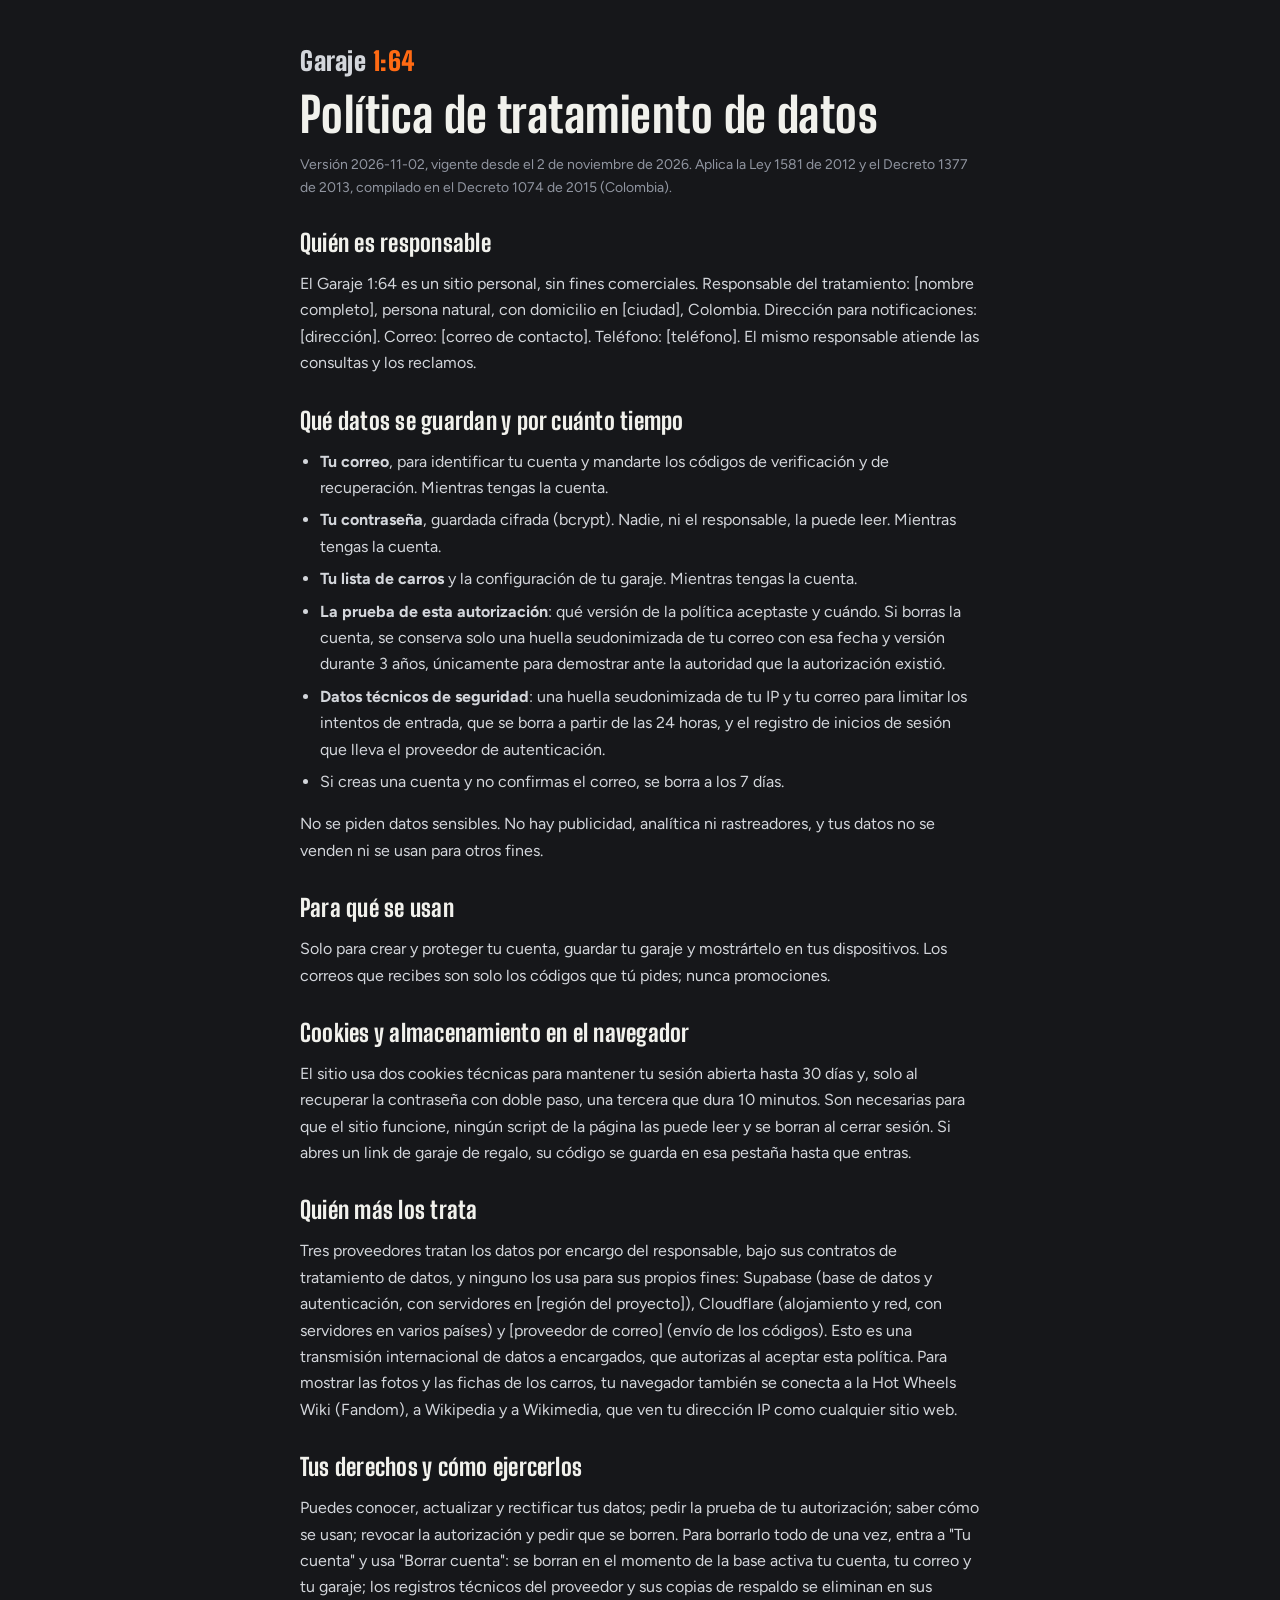
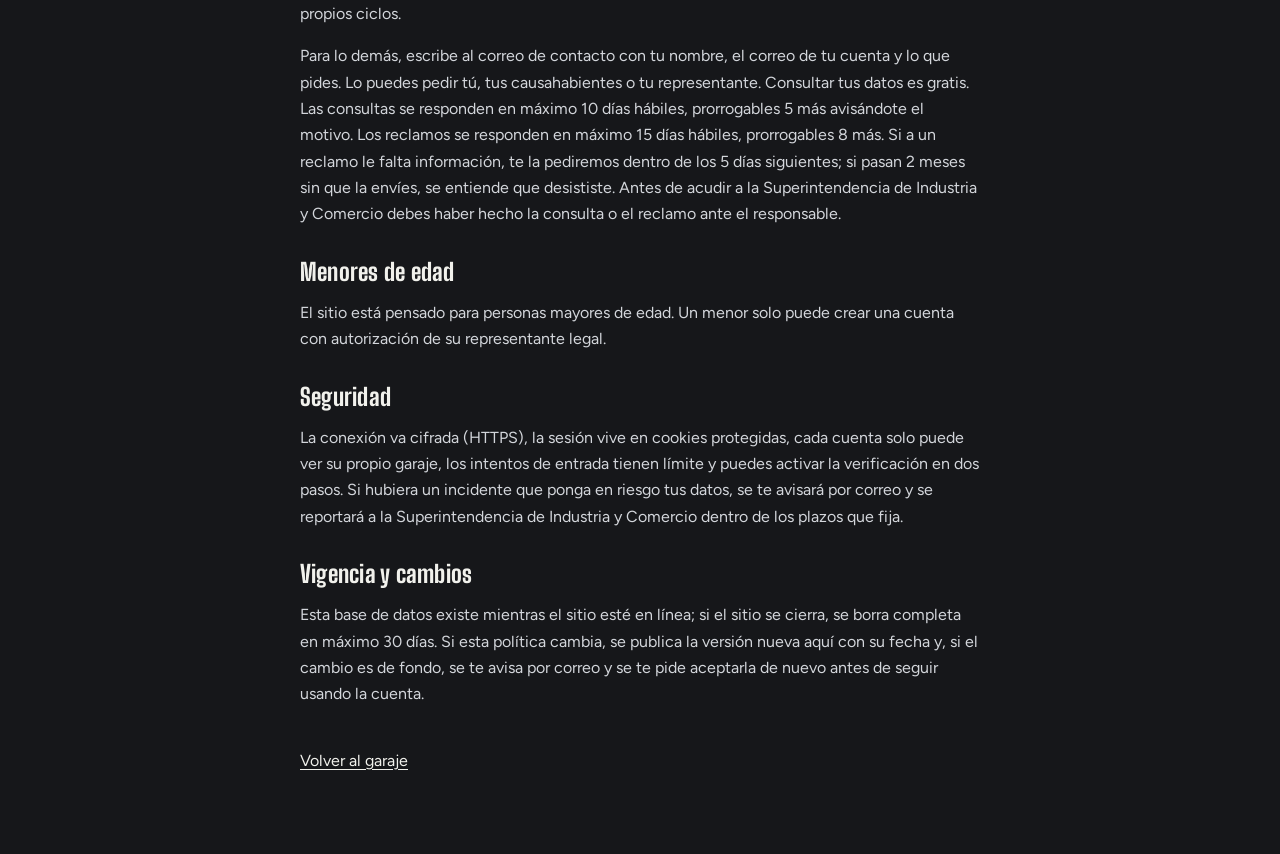
<file: sitio/privacidad.html>
<!doctype html>
<html lang="es">
<head>
<meta charset="utf-8">
<meta name="viewport" content="width=device-width, initial-scale=1">
<meta name="robots" content="noindex, nofollow">
<meta http-equiv="Content-Security-Policy" content="default-src 'none'; style-src 'self'; font-src 'self'; img-src 'self' data:; base-uri 'none'; form-action 'none'">
<meta name="referrer" content="strict-origin">
<title>Política de datos · Garaje 1:64</title>
<link rel="stylesheet" href="css/fuentes.css">
<link rel="stylesheet" href="css/estilos.css">
<link rel="stylesheet" href="css/acceso.css">
</head>
<body>
<main class="legal">
  <p class="marca">Garaje <span>1:64</span></p>
  <h1>Política de tratamiento de datos</h1>
  <p class="legal-version">Versión 2026-11-02, vigente desde el 2 de noviembre de 2026. Aplica la Ley 1581 de 2012 y el Decreto 1377 de 2013, compilado en el Decreto 1074 de 2015 (Colombia).</p>

  <h2>Quién es responsable</h2>
  <p>El Garaje 1:64 es un sitio personal, sin fines comerciales. Responsable del tratamiento: <span data-pendiente="nombre">[nombre completo]</span>, persona natural, con domicilio en <span data-pendiente="ciudad">[ciudad]</span>, Colombia. Dirección para notificaciones: <span data-pendiente="direccion">[dirección]</span>. Correo: <span data-pendiente="correo">[correo de contacto]</span>. Teléfono: <span data-pendiente="telefono">[teléfono]</span>. El mismo responsable atiende las consultas y los reclamos.</p>

  <h2>Qué datos se guardan y por cuánto tiempo</h2>
  <ul>
    <li><strong>Tu correo</strong>, para identificar tu cuenta y mandarte los códigos de verificación y de recuperación. Mientras tengas la cuenta.</li>
    <li><strong>Tu contraseña</strong>, guardada cifrada (bcrypt). Nadie, ni el responsable, la puede leer. Mientras tengas la cuenta.</li>
    <li><strong>Tu lista de carros</strong> y la configuración de tu garaje. Mientras tengas la cuenta.</li>
    <li><strong>La prueba de esta autorización</strong>: qué versión de la política aceptaste y cuándo. Si borras la cuenta, se conserva solo una huella seudonimizada de tu correo con esa fecha y versión durante 3 años, únicamente para demostrar ante la autoridad que la autorización existió.</li>
    <li><strong>Datos técnicos de seguridad</strong>: una huella seudonimizada de tu IP y tu correo para limitar los intentos de entrada, que se borra a partir de las 24 horas, y el registro de inicios de sesión que lleva el proveedor de autenticación.</li>
    <li>Si creas una cuenta y no confirmas el correo, se borra a los 7 días.</li>
  </ul>
  <p>No se piden datos sensibles. No hay publicidad, analítica ni rastreadores, y tus datos no se venden ni se usan para otros fines.</p>

  <h2>Para qué se usan</h2>
  <p>Solo para crear y proteger tu cuenta, guardar tu garaje y mostrártelo en tus dispositivos. Los correos que recibes son solo los códigos que tú pides; nunca promociones.</p>

  <h2>Cookies y almacenamiento en el navegador</h2>
  <p>El sitio usa dos cookies técnicas para mantener tu sesión abierta hasta 30 días y, solo al recuperar la contraseña con doble paso, una tercera que dura 10 minutos. Son necesarias para que el sitio funcione, ningún script de la página las puede leer y se borran al cerrar sesión. Si abres un link de garaje de regalo, su código se guarda en esa pestaña hasta que entras.</p>

  <h2>Quién más los trata</h2>
  <p>Tres proveedores tratan los datos por encargo del responsable, bajo sus contratos de tratamiento de datos, y ninguno los usa para sus propios fines: Supabase (base de datos y autenticación, con servidores en <span data-pendiente="region">[región del proyecto]</span>), Cloudflare (alojamiento y red, con servidores en varios países) y <span data-pendiente="proveedor-correo">[proveedor de correo]</span> (envío de los códigos). Esto es una transmisión internacional de datos a encargados, que autorizas al aceptar esta política. Para mostrar las fotos y las fichas de los carros, tu navegador también se conecta a la Hot Wheels Wiki (Fandom), a Wikipedia y a Wikimedia, que ven tu dirección IP como cualquier sitio web.</p>

  <h2>Tus derechos y cómo ejercerlos</h2>
  <p>Puedes conocer, actualizar y rectificar tus datos; pedir la prueba de tu autorización; saber cómo se usan; revocar la autorización y pedir que se borren. Para borrarlo todo de una vez, entra a "Tu cuenta" y usa "Borrar cuenta": se borran en el momento de la base activa tu cuenta, tu correo y tu garaje; los registros técnicos del proveedor y sus copias de respaldo se eliminan en sus propios ciclos.</p>
  <p>Para lo demás, escribe al correo de contacto con tu nombre, el correo de tu cuenta y lo que pides. Lo puedes pedir tú, tus causahabientes o tu representante. Consultar tus datos es gratis. Las consultas se responden en máximo 10 días hábiles, prorrogables 5 más avisándote el motivo. Los reclamos se responden en máximo 15 días hábiles, prorrogables 8 más. Si a un reclamo le falta información, te la pediremos dentro de los 5 días siguientes; si pasan 2 meses sin que la envíes, se entiende que desististe. Antes de acudir a la Superintendencia de Industria y Comercio debes haber hecho la consulta o el reclamo ante el responsable.</p>

  <h2>Menores de edad</h2>
  <p>El sitio está pensado para personas mayores de edad. Un menor solo puede crear una cuenta con autorización de su representante legal.</p>

  <h2>Seguridad</h2>
  <p>La conexión va cifrada (HTTPS), la sesión vive en cookies protegidas, cada cuenta solo puede ver su propio garaje, los intentos de entrada tienen límite y puedes activar la verificación en dos pasos. Si hubiera un incidente que ponga en riesgo tus datos, se te avisará por correo y se reportará a la Superintendencia de Industria y Comercio dentro de los plazos que fija.</p>

  <h2>Vigencia y cambios</h2>
  <p>Esta base de datos existe mientras el sitio esté en línea; si el sitio se cierra, se borra completa en máximo 30 días. Si esta política cambia, se publica la versión nueva aquí con su fecha y, si el cambio es de fondo, se te avisa por correo y se te pide aceptarla de nuevo antes de seguir usando la cuenta.</p>

  <p class="legal-volver"><a href="/">Volver al garaje</a></p>
</main>
</body>
</html>
</file>
<file: sitio/css/fuentes.css>
/* Fuentes servidas desde el propio sitio (SIL Open Font License 1.1). */
/* latin-ext */
@font-face {
  font-family: 'Big Shoulders Display';
  font-style: normal;
  font-weight: 600;
  font-display: swap;
  src: url(../fonts/big-shoulders-display-latin-ext.woff2) format('woff2');
  unicode-range: U+0100-02BA, U+02BD-02C5, U+02C7-02CC, U+02CE-02D7, U+02DD-02FF, U+0304, U+0308, U+0329, U+1D00-1DBF, U+1E00-1E9F, U+1EF2-1EFF, U+2020, U+20A0-20AB, U+20AD-20C4, U+2113, U+2C60-2C7F, U+A720-A7FF;
}
/* latin */
@font-face {
  font-family: 'Big Shoulders Display';
  font-style: normal;
  font-weight: 600;
  font-display: swap;
  src: url(../fonts/big-shoulders-display-latin.woff2) format('woff2');
  unicode-range: U+0000-00FF, U+0131, U+0152-0153, U+02BB-02BC, U+02C6, U+02DA, U+02DC, U+0304, U+0308, U+0329, U+2000-206F, U+20AC, U+2122, U+2191, U+2193, U+2212, U+2215, U+FEFF, U+FFFD;
}
/* latin-ext */
@font-face {
  font-family: 'Big Shoulders Display';
  font-style: normal;
  font-weight: 800;
  font-display: swap;
  src: url(../fonts/big-shoulders-display-latin-ext.woff2) format('woff2');
  unicode-range: U+0100-02BA, U+02BD-02C5, U+02C7-02CC, U+02CE-02D7, U+02DD-02FF, U+0304, U+0308, U+0329, U+1D00-1DBF, U+1E00-1E9F, U+1EF2-1EFF, U+2020, U+20A0-20AB, U+20AD-20C4, U+2113, U+2C60-2C7F, U+A720-A7FF;
}
/* latin */
@font-face {
  font-family: 'Big Shoulders Display';
  font-style: normal;
  font-weight: 800;
  font-display: swap;
  src: url(../fonts/big-shoulders-display-latin.woff2) format('woff2');
  unicode-range: U+0000-00FF, U+0131, U+0152-0153, U+02BB-02BC, U+02C6, U+02DA, U+02DC, U+0304, U+0308, U+0329, U+2000-206F, U+20AC, U+2122, U+2191, U+2193, U+2212, U+2215, U+FEFF, U+FFFD;
}
/* latin-ext */
@font-face {
  font-family: 'Big Shoulders Display';
  font-style: normal;
  font-weight: 900;
  font-display: swap;
  src: url(../fonts/big-shoulders-display-latin-ext.woff2) format('woff2');
  unicode-range: U+0100-02BA, U+02BD-02C5, U+02C7-02CC, U+02CE-02D7, U+02DD-02FF, U+0304, U+0308, U+0329, U+1D00-1DBF, U+1E00-1E9F, U+1EF2-1EFF, U+2020, U+20A0-20AB, U+20AD-20C4, U+2113, U+2C60-2C7F, U+A720-A7FF;
}
/* latin */
@font-face {
  font-family: 'Big Shoulders Display';
  font-style: normal;
  font-weight: 900;
  font-display: swap;
  src: url(../fonts/big-shoulders-display-latin.woff2) format('woff2');
  unicode-range: U+0000-00FF, U+0131, U+0152-0153, U+02BB-02BC, U+02C6, U+02DA, U+02DC, U+0304, U+0308, U+0329, U+2000-206F, U+20AC, U+2122, U+2191, U+2193, U+2212, U+2215, U+FEFF, U+FFFD;
}
/* latin-ext */
@font-face {
  font-family: 'Figtree';
  font-style: normal;
  font-weight: 400;
  font-display: swap;
  src: url(../fonts/figtree-latin-ext.woff2) format('woff2');
  unicode-range: U+0100-02BA, U+02BD-02C5, U+02C7-02CC, U+02CE-02D7, U+02DD-02FF, U+0304, U+0308, U+0329, U+1D00-1DBF, U+1E00-1E9F, U+1EF2-1EFF, U+2020, U+20A0-20AB, U+20AD-20C4, U+2113, U+2C60-2C7F, U+A720-A7FF;
}
/* latin */
@font-face {
  font-family: 'Figtree';
  font-style: normal;
  font-weight: 400;
  font-display: swap;
  src: url(../fonts/figtree-latin.woff2) format('woff2');
  unicode-range: U+0000-00FF, U+0131, U+0152-0153, U+02BB-02BC, U+02C6, U+02DA, U+02DC, U+0304, U+0308, U+0329, U+2000-206F, U+20AC, U+2122, U+2191, U+2193, U+2212, U+2215, U+FEFF, U+FFFD;
}
/* latin-ext */
@font-face {
  font-family: 'Figtree';
  font-style: normal;
  font-weight: 500;
  font-display: swap;
  src: url(../fonts/figtree-latin-ext.woff2) format('woff2');
  unicode-range: U+0100-02BA, U+02BD-02C5, U+02C7-02CC, U+02CE-02D7, U+02DD-02FF, U+0304, U+0308, U+0329, U+1D00-1DBF, U+1E00-1E9F, U+1EF2-1EFF, U+2020, U+20A0-20AB, U+20AD-20C4, U+2113, U+2C60-2C7F, U+A720-A7FF;
}
/* latin */
@font-face {
  font-family: 'Figtree';
  font-style: normal;
  font-weight: 500;
  font-display: swap;
  src: url(../fonts/figtree-latin.woff2) format('woff2');
  unicode-range: U+0000-00FF, U+0131, U+0152-0153, U+02BB-02BC, U+02C6, U+02DA, U+02DC, U+0304, U+0308, U+0329, U+2000-206F, U+20AC, U+2122, U+2191, U+2193, U+2212, U+2215, U+FEFF, U+FFFD;
}
/* latin-ext */
@font-face {
  font-family: 'Figtree';
  font-style: normal;
  font-weight: 600;
  font-display: swap;
  src: url(../fonts/figtree-latin-ext.woff2) format('woff2');
  unicode-range: U+0100-02BA, U+02BD-02C5, U+02C7-02CC, U+02CE-02D7, U+02DD-02FF, U+0304, U+0308, U+0329, U+1D00-1DBF, U+1E00-1E9F, U+1EF2-1EFF, U+2020, U+20A0-20AB, U+20AD-20C4, U+2113, U+2C60-2C7F, U+A720-A7FF;
}
/* latin */
@font-face {
  font-family: 'Figtree';
  font-style: normal;
  font-weight: 600;
  font-display: swap;
  src: url(../fonts/figtree-latin.woff2) format('woff2');
  unicode-range: U+0000-00FF, U+0131, U+0152-0153, U+02BB-02BC, U+02C6, U+02DA, U+02DC, U+0304, U+0308, U+0329, U+2000-206F, U+20AC, U+2122, U+2191, U+2193, U+2212, U+2215, U+FEFF, U+FFFD;
}
/* latin-ext */
@font-face {
  font-family: 'Figtree';
  font-style: normal;
  font-weight: 700;
  font-display: swap;
  src: url(../fonts/figtree-latin-ext.woff2) format('woff2');
  unicode-range: U+0100-02BA, U+02BD-02C5, U+02C7-02CC, U+02CE-02D7, U+02DD-02FF, U+0304, U+0308, U+0329, U+1D00-1DBF, U+1E00-1E9F, U+1EF2-1EFF, U+2020, U+20A0-20AB, U+20AD-20C4, U+2113, U+2C60-2C7F, U+A720-A7FF;
}
/* latin */
@font-face {
  font-family: 'Figtree';
  font-style: normal;
  font-weight: 700;
  font-display: swap;
  src: url(../fonts/figtree-latin.woff2) format('woff2');
  unicode-range: U+0000-00FF, U+0131, U+0152-0153, U+02BB-02BC, U+02C6, U+02DA, U+02DC, U+0304, U+0308, U+0329, U+2000-206F, U+20AC, U+2122, U+2191, U+2193, U+2212, U+2215, U+FEFF, U+FFFD;
}
</file>
<file: sitio/css/estilos.css>
/* Estilos de todo el sitio. Tema oscuro: las fotos de los carros resaltan más
   sobre fondo oscuro y las vitrinas claras se ven como encendidas. */
:root {
  --asfalto: #16171A;      /* fondo general */
  --concreto: #222429;     /* pared y paneles */
  --concreto-2: #2C2F35;   /* superficies elevadas */
  --zamak: #C9CDD2;        /* metal de la carrocería sin pintar */
  --pista: #FF6A13;        /* plástico naranja de la pista */
  --pista-oscura: #C94E08;
  --led: #FFE6A8;          /* luz cálida de la vitrina */
  --tinta: #F1F1EC;        /* texto principal */
  --tenue: #9095A0;        /* texto secundario */
  --linea: #383B43;

  --f-titulo: "Big Shoulders Display", "Arial Narrow", "Roboto Condensed", sans-serif;
  --f-texto: "Figtree", system-ui, "Segoe UI", Roboto, sans-serif;

  --entrada: cubic-bezier(.2,.7,.3,1);
  --salida: cubic-bezier(.4,0,1,1);
  --radio: 6px;
  color-scheme: dark;
}

*, *::before, *::after { box-sizing: border-box; }
html { -webkit-text-size-adjust: 100%; }
body {
  margin: 0;
  background: var(--asfalto);
  color: var(--tinta);
  font: 400 16px/1.55 var(--f-texto);
  min-height: 100vh;
}
img { max-width: 100%; display: block; }
button, input { font: inherit; color: inherit; }
button { cursor: pointer; }
:focus-visible { outline: 2px solid var(--pista); outline-offset: 2px; }
h1, h2, h3 { font-family: var(--f-titulo); font-weight: 800; line-height: 1; margin: 0; text-wrap: balance; letter-spacing: .01em; }

.saltar { position: absolute; left: -999px; top: 8px; background: var(--pista); color: #000; padding: 8px 12px; border-radius: var(--radio); z-index: 50; }
.saltar:focus { left: 12px; }

/* Estructura */
.app { display: grid; grid-template-columns: 340px 1fr; min-height: 100vh; }

.panel {
  position: sticky; top: 0; height: 100vh;
  display: flex; flex-direction: column; gap: 16px;
  padding: 20px 18px 16px;
  background: var(--concreto);
  border-right: 1px solid var(--linea);
  overflow: hidden;
}
.panel-cabeza { display: flex; align-items: center; justify-content: space-between; }
.marca { margin: 0; font-family: var(--f-titulo); font-weight: 900; font-size: 26px; letter-spacing: .02em; }
.marca span { color: var(--pista); }
.panel-cerrar { display: none; }

.buscador { display: grid; gap: 6px; }
.buscador label { font-size: 13px; color: var(--tenue); font-weight: 600; }
.buscador input {
  height: 44px; padding: 0 14px;
  background: var(--asfalto); border: 1px solid var(--linea); border-radius: var(--radio);
  font-size: 16px;
}
.buscador input:focus { border-color: var(--pista); outline: none; }

.resultados { flex: 1 1 auto; min-height: 120px; overflow-y: auto; overscroll-behavior: contain; margin: 0 -6px; padding: 0 6px; }
.pista-texto { color: var(--tenue); font-size: 14px; margin: 4px 0; }
.lista-resultados { list-style: none; margin: 0; padding: 0; display: grid; gap: 6px; }

.resultado {
  display: grid; grid-template-columns: 64px 1fr auto; gap: 10px; align-items: center;
  padding: 6px; border-radius: var(--radio);
  transition: background-color .16s var(--entrada);
}
.resultado:hover { background: var(--concreto-2); }
.resultado .mini { width: 64px; height: 44px; border-radius: 4px; background: var(--asfalto); object-fit: contain; }
.resultado .nombre { font-size: 14px; font-weight: 600; line-height: 1.25; min-width: 0; overflow-wrap: anywhere; }
.boton-agregar {
  min-width: 44px; min-height: 36px; padding: 0 12px;
  border: 1px solid var(--pista); background: transparent; color: var(--pista);
  border-radius: var(--radio); font-size: 13px; font-weight: 700;
  transition: background-color .16s var(--entrada), color .16s var(--entrada);
}
.boton-agregar:hover { background: var(--pista); color: #1a0d03; }
.boton-agregar[aria-pressed="true"] { border-color: var(--linea); color: var(--tenue); }
.boton-agregar[aria-pressed="true"]:hover { background: var(--concreto-2); color: var(--tinta); }

.coleccion { border-top: 1px solid var(--linea); padding-top: 14px; max-height: 36vh; display: flex; flex-direction: column; }
.coleccion h2 { font-size: 20px; display: flex; align-items: center; gap: 8px; }
.contador { font-size: 15px; background: var(--pista); color: #1a0d03; border-radius: 4px; padding: 1px 7px 2px; font-variant-numeric: tabular-nums; }
.lista-coleccion { list-style: none; margin: 10px -6px 0; padding: 0 6px; overflow-y: auto; display: grid; gap: 2px; }
.lista-coleccion li { display: flex; align-items: center; justify-content: space-between; gap: 8px; font-size: 14px; padding: 4px 0; }
.lista-coleccion .quitar { background: none; border: 0; color: var(--tenue); font-size: 13px; text-decoration: underline; text-underline-offset: 3px; min-height: 32px; padding: 0 4px; }
.lista-coleccion .quitar:hover { color: var(--pista); }
.estado-nube { margin: 10px 0 0; font-size: 12px; color: var(--tenue); line-height: 1.4; }
.estado-nube[data-tipo="ok"]::before { content: ""; display: inline-block; width: 7px; height: 7px; border-radius: 50%; background: #3fbf7f; margin-right: 6px; vertical-align: 1px; }
.estado-nube[data-tipo="aviso"] { color: #ffb38a; }

/* Garaje */
.garaje {
  padding: 28px max(24px, env(safe-area-inset-right, 0px)) 48px 32px;
  min-width: 0;
  /* pared de concreto: grano fino + luz cálida desde el techo */
  background:
    url("data:image/svg+xml,%3Csvg xmlns='http://www.w3.org/2000/svg' width='160' height='160'%3E%3Cfilter id='n'%3E%3CfeTurbulence type='fractalNoise' baseFrequency='.9' numOctaves='2' stitchTiles='stitch'/%3E%3CfeColorMatrix values='0 0 0 0 1 0 0 0 0 1 0 0 0 0 1 0 0 0 .06 0'/%3E%3C/filter%3E%3Crect width='160' height='160' filter='url(%23n)'/%3E%3C/svg%3E"),
    radial-gradient(1200px 400px at 50% -120px, rgba(255,230,168,.07), transparent 70%),
    var(--asfalto);
}
.garaje:focus { outline: none; }
.garaje-cabeza { display: flex; align-items: end; justify-content: space-between; gap: 16px; margin-bottom: 24px; }
.garaje-cabeza h1 { font-size: clamp(44px, 6vw, 72px); font-weight: 900; letter-spacing: .015em; }
.garaje-sub { margin: 8px 0 0; color: var(--tenue); font-size: 15px; }
.boton-panel { display: none; }

/* Las vitrinas van en una rejilla; cada una lleva su propia repisa debajo. */
.vitrinas {
  list-style: none; margin: 0; padding: 0;
  display: grid; grid-template-columns: repeat(auto-fill, minmax(250px, 1fr));
  gap: 40px 24px;
}

.vitrina { position: relative; }
.vitrina-boton {
  display: block; width: 100%; padding: 0; border: 0; background: none; text-align: left;
  border-radius: 8px;
}
.caja {
  position: relative; aspect-ratio: 4 / 3; overflow: hidden;
  border-radius: 6px 6px 2px 2px;
  background:
    linear-gradient(180deg, rgba(255,230,168,0) 0%, rgba(255,230,168,0) 100%),
    linear-gradient(180deg, #1d1f23 0%, #15161a 100%);
  border: 1px solid #3a3d45;
  box-shadow: inset 0 0 0 1px rgba(255,255,255,.03), 0 18px 30px -18px rgba(0,0,0,.8);
  transition: background .5s var(--entrada);
}
/* tira LED en el techo de la vitrina */
.caja::before {
  content: ""; position: absolute; left: 10px; right: 10px; top: 0; height: 3px;
  border-radius: 0 0 3px 3px; background: #3b3a36; z-index: 3;
  transition: background-color .2s, box-shadow .2s;
}
.vitrina.encendida .caja::before { background: var(--led); box-shadow: 0 0 14px 2px rgba(255,230,168,.55); }
/* encendida: la caja pasa a fondo claro. Las fotos de la wiki vienen sobre
   blanco, y con multiply ese blanco desaparece contra el fondo. */
.vitrina.encendida .caja {
  background:
    radial-gradient(120% 90% at 50% -10%, #fffdf6 0%, #f1eee6 45%, #d8d4ca 100%);
}
.vitrina:not(.encendida) .auto img { filter: brightness(.35); }
/* reflejo del vidrio */
.caja::after {
  content: ""; position: absolute; inset: -20% -60%; z-index: 4; pointer-events: none;
  background: linear-gradient(105deg, transparent 40%, rgba(255,255,255,.55) 47%, rgba(255,255,255,.12) 52%, transparent 58%);
  transform: translateX(-60%);
}
.vitrina-boton:hover .caja::after, .vitrina-boton:focus-visible .caja::after {
  transform: translateX(60%); transition: transform .9s var(--entrada);
}

/* tramo de pista naranja sobre el que se para el auto */
.tramo {
  position: absolute; left: 8%; right: 8%; bottom: 14%; height: 9px; z-index: 1;
  background: linear-gradient(180deg, var(--pista) 0 70%, var(--pista-oscura) 70%);
  border-radius: 2px;
  box-shadow: 0 6px 10px -4px rgba(0,0,0,.6);
}
.tramo::before { content: ""; position: absolute; inset: 3px 6px auto; height: 1px; background: repeating-linear-gradient(90deg, rgba(255,255,255,.55) 0 8px, transparent 8px 16px); }
.auto {
  position: absolute; left: 10%; right: 10%; bottom: calc(14% + 7px); height: 62%; z-index: 2;
  display: flex; align-items: flex-end; justify-content: center;
  transition: transform .18s var(--entrada);
}
.auto img {
  max-height: 100%; width: auto; object-fit: contain; mix-blend-mode: multiply; transition: filter .2s;
  -webkit-mask-image: radial-gradient(75% 80% at 50% 50%, #000 70%, transparent 100%);
          mask-image: radial-gradient(75% 80% at 50% 50%, #000 70%, transparent 100%);
}
.vitrina-boton:hover .auto { transform: translateY(-2px); }
.auto .sin-foto { font-family: var(--f-titulo); color: var(--tenue); font-size: 18px; align-self: center; }

/* etiqueta tipo blíster bajo la vitrina */
.etiqueta {
  display: flex; align-items: baseline; justify-content: space-between; gap: 10px;
  padding: 10px 2px 0;
}
.etiqueta .nombre { font-family: var(--f-titulo); font-weight: 800; font-size: 21px; line-height: 1.05; overflow-wrap: anywhere; min-width: 0; }
.vitrina.encendida .auto .sin-foto { color: #6b6f76; }
.etiqueta .anio { font-family: var(--f-titulo); font-weight: 600; font-size: 16px; color: var(--pista); font-variant-numeric: tabular-nums; white-space: nowrap; }
.sacar {
  position: absolute; top: 8px; right: 8px; z-index: 6;
  display: inline-flex; align-items: center; gap: 4px; min-height: 32px; padding: 0 10px 0 8px;
  border: 0; border-radius: 16px; background: rgba(22,23,26,.82); color: var(--tinta); font-size: 12px; font-weight: 700;
  opacity: 0; transform: translateY(-4px); transition: opacity .16s var(--entrada), transform .16s var(--entrada), background-color .16s;
}
.sacar svg { width: 14px; height: 14px; stroke: currentColor; stroke-width: 2.4; stroke-linecap: round; fill: none; }
.vitrina:hover .sacar, .vitrina:focus-within .sacar, .sacar:focus-visible { opacity: 1; transform: none; }
.sacar:hover { background: #c0392b; }
@media (hover: none) { .sacar { opacity: 1; transform: none; } .sacar span { display: none; } .sacar { padding: 0 9px; } }
.repisa { height: 6px; margin-top: 2px; background: linear-gradient(180deg, #4a4d55, #2a2c31); border-radius: 0 0 3px 3px; }

.vacio { text-align: center; color: var(--tenue); padding: 56px 16px; max-width: 420px; margin: 0 auto; }
.vacio svg { width: 220px; margin: 0 auto 12px; }
.vacio-pista { stroke: var(--pista); stroke-width: 5; stroke-linecap: round; fill: none; }
.vacio-auto { stroke: var(--zamak); stroke-width: 3; fill: none; stroke-linejoin: round; }
.vacio-rueda { fill: var(--concreto-2); stroke: var(--zamak); stroke-width: 3; }
.vacio strong { color: var(--tinta); font-size: 18px; }
.vacio p { margin: 4px 0; }

/* El carro que vuela del panel a su vitrina al agregarlo. */
.vuelo { position: fixed; z-index: 60; pointer-events: none; width: 120px; height: 70px; object-fit: contain; filter: drop-shadow(0 10px 10px rgba(0,0,0,.6)); }

/* Museo */
.museo { position: fixed; inset: 0; z-index: 40; overflow-y: auto; overflow-x: hidden; background: var(--asfalto); overscroll-behavior: contain; }
.museo-barra {
  position: sticky; top: 0; z-index: 10;
  display: flex; align-items: center; justify-content: space-between; gap: 12px; flex-wrap: wrap;
  padding: calc(10px + env(safe-area-inset-top, 0px)) max(16px, env(safe-area-inset-right, 0px)) 10px max(16px, env(safe-area-inset-left, 0px));
  background: rgba(22,23,26,.86); backdrop-filter: blur(8px); border-bottom: 1px solid var(--linea);
}
.volver { background: none; border: 1px solid var(--linea); border-radius: var(--radio); padding: 8px 14px; min-height: 40px; font-weight: 600; font-size: 14px; }
.volver:hover { border-color: var(--zamak); }

.museo-barra .sacar-museo { background: none; border: 1px solid var(--linea); color: var(--tenue); border-radius: var(--radio); padding: 8px 14px; min-height: 40px; font-size: 14px; font-weight: 600; }
.sacar-museo:hover { border-color: #ffb38a; color: #ffb38a; }

/* Recorrido: la foto como lámina enmarcada sobre el fondo elegido, con sus características al lado */
.recorrido { position: relative; }
.escenario { position: sticky; top: 61px; height: calc(100vh - 61px); overflow: hidden; }
.fondo { position: absolute; inset: 0; background-size: cover; background-position: center; }
.escenario-grid {
  position: relative; height: 100%; max-width: 1320px; margin: 0 auto;
  display: grid; grid-template-columns: minmax(0, 1fr) 300px; grid-template-rows: auto minmax(0, 1fr);
  gap: 18px 28px; padding: 22px max(20px, 3vw) 28px;
}
.escenario-info { grid-column: 1 / -1; min-width: 0; }
.museo-tipo { margin: 0 0 4px; font-size: 13px; font-weight: 700; letter-spacing: .04em; color: var(--pista); }
.escenario-info h2 { font-size: clamp(30px, 3.4vw, 52px); font-weight: 900; text-shadow: 0 2px 18px rgba(0,0,0,.45); }
.marco {
  position: relative; margin: 0; min-height: 0; align-self: center;
  aspect-ratio: 3 / 2; max-height: 100%; width: 100%; max-width: calc((100vh - 220px) * 1.5); justify-self: center;
  overflow: hidden; border-radius: 4px; background: #0d0e10;
  box-shadow: 0 0 0 1px rgba(255,255,255,.08), 0 30px 60px -20px rgba(0,0,0,.75), 0 12px 24px -12px rgba(0,0,0,.6);
}
.marco img {
  position: absolute; inset: 0; width: 100%; height: 100%; object-fit: cover;
  opacity: 0; transition: opacity .5s var(--entrada); will-change: transform, opacity;
}
.marco img.activa { opacity: 1; }
.marco.es-miniatura { background: #fff; }
.marco.es-miniatura img { object-fit: contain; padding: 4%; }
.esqueleto-foto { position: absolute; inset: 0; margin: 0; height: auto; border-radius: 0; }

.panel-datos {
  align-self: center; min-width: 0;
  background: rgba(17,18,21,.82); backdrop-filter: blur(6px);
  border: 1px solid rgba(255,255,255,.08); border-radius: 8px; padding: 18px 18px 16px;
}
.etapa-cabeza { display: flex; align-items: baseline; gap: 10px; }
.contador-etapa { font-family: var(--f-titulo); font-weight: 800; font-size: 22px; color: var(--pista); font-variant-numeric: tabular-nums; }
.etapa { font-size: 14px; font-weight: 600; color: var(--tinta); }
.barra-etapa { height: 2px; background: rgba(255,255,255,.12); margin: 10px 0 14px; overflow: hidden; }
.barra-etapa span { display: block; height: 100%; background: var(--pista); transform-origin: left; transform: scaleX(0); }
.datos-recorrido { list-style: none; margin: 0; padding: 0; display: grid; gap: 2px; }
.datos-recorrido li {
  display: grid; gap: 2px; padding: 9px 0 9px 12px; border-left: 2px solid rgba(255,255,255,.1);
  opacity: .45; transition: opacity .25s var(--entrada), border-color .25s var(--entrada);
}
.datos-recorrido li.visto { opacity: .75; }
.datos-recorrido li.actual { opacity: 1; border-left-color: var(--pista); }
.dato-etiqueta { font-size: 12px; color: var(--tenue); font-weight: 600; }
.dato-valor { font-size: 15px; font-weight: 600; line-height: 1.35; overflow-wrap: anywhere; }
.elegir-foto { margin-top: 14px; width: 100%; min-height: 40px; background: none; border: 1px solid var(--linea); border-radius: var(--radio); font-size: 14px; font-weight: 600; }
.elegir-foto:hover { border-color: var(--pista); color: var(--pista); }
.desliza {
  position: absolute; left: 50%; bottom: 14px; transform: translateX(-50%); margin: 0; font-size: 13px; font-weight: 600;
  background: rgba(22,23,26,.8); padding: 7px 12px; border-radius: 20px; transition: opacity .3s;
}
.escenario.claro .escenario-info h2 { color: #16171a; text-shadow: none; }

/* selector de foto principal */
.selector-fotos {
  width: min(960px, calc(100vw - 32px)); max-height: calc(100vh - 48px); padding: 20px; border: 1px solid var(--linea);
  border-radius: 10px; background: var(--concreto); color: var(--tinta);
}
.selector-fotos::backdrop { background: rgba(0,0,0,.7); }
.selector-cabeza { display: flex; justify-content: space-between; align-items: center; gap: 12px; }
.selector-cabeza h3 { font-size: 28px; }
.rejilla-fotos { display: grid; grid-template-columns: repeat(auto-fill, minmax(200px, 1fr)); gap: 12px; margin-top: 12px; }
.opcion-foto { padding: 0; border: 2px solid transparent; border-radius: 6px; background: var(--asfalto); overflow: hidden; text-align: left; }
.opcion-foto img { width: 100%; aspect-ratio: 3 / 2; object-fit: cover; }
.opcion-foto[aria-pressed="true"] { border-color: var(--pista); }
.opcion-foto:hover { border-color: var(--zamak); }
.opcion-rotulo { display: block; padding: 6px 8px; font-size: 13px; color: var(--tenue); }

.museo-salas { max-width: 1080px; margin: 0 auto; padding: 32px max(16px, env(safe-area-inset-right, 0px)) 64px max(16px, env(safe-area-inset-left, 0px)); display: grid; gap: 72px; }
.sala h3 { font-size: clamp(32px, 4vw, 48px); margin-bottom: 18px; }
.sala .rotulo { margin: 0 0 8px; color: var(--pista); font-size: 14px; font-weight: 700; }
.sala-real-cuerpo { display: grid; grid-template-columns: minmax(0, 1.4fr) minmax(0, 1fr); gap: 32px; align-items: start; }
.sala p { max-width: 65ch; }
.texto-real { color: #d9dad6; font-size: 17px; }
.nota-idioma { color: var(--tenue); font-size: 13px; }
.ficha { margin: 0; display: grid; grid-template-columns: auto 1fr; gap: 0; border-top: 2px solid var(--pista); }
.ficha dt, .ficha dd { padding: 10px 0; border-bottom: 1px solid var(--linea); margin: 0; }
.ficha dt { color: var(--tenue); font-size: 14px; padding-right: 18px; }
.ficha dd { font-weight: 600; text-align: right; font-variant-numeric: tabular-nums; }
.enlace { color: var(--tinta); text-decoration-color: var(--pista); text-underline-offset: 4px; }
.enlace:hover { color: var(--pista); }

.datos-mini { display: flex; flex-wrap: wrap; gap: 12px 40px; margin: 0 0 24px; }
.datos-mini div { display: grid; }
.datos-mini dt { color: var(--tenue); font-size: 13px; }
.datos-mini dd { margin: 0; font-family: var(--f-titulo); font-size: 26px; font-weight: 800; }
.versiones { list-style: none; margin: 0; padding: 4px 0 16px; display: grid; grid-auto-flow: column; grid-auto-columns: minmax(180px, 220px); gap: 14px; overflow-x: auto; scroll-snap-type: x mandatory; }
.version { scroll-snap-align: start; background: var(--concreto); border-radius: 6px; padding: 10px; display: grid; gap: 8px; align-content: start; }
.version img { width: 100%; aspect-ratio: 4 / 3; object-fit: contain; background: #fff; border-radius: 4px; }
.version .v-anio { font-family: var(--f-titulo); font-size: 22px; font-weight: 800; color: var(--pista); line-height: 1; }
.version .v-color { font-size: 14px; font-weight: 600; }
.version .v-serie { font-size: 13px; color: var(--tenue); line-height: 1.35; }

/* placa con lo que dice la base del carro */
.placa {
  position: relative; max-width: 640px; padding: 34px 28px; border-radius: 10px;
  background:
    repeating-linear-gradient(90deg, rgba(255,255,255,.04) 0 1px, transparent 1px 3px),
    linear-gradient(160deg, #d6d9dd 0%, #a7acb3 45%, #c4c8cd 60%, #8f949b 100%);
  box-shadow: inset 0 1px 0 rgba(255,255,255,.6), inset 0 -2px 0 rgba(0,0,0,.25), 0 20px 40px -20px rgba(0,0,0,.8);
}
.placa::before, .placa::after { content: ""; position: absolute; top: 50%; width: 14px; height: 14px; margin-top: -7px; border-radius: 50%; background: radial-gradient(circle at 35% 35%, #eef0f2, #7d828a); box-shadow: inset 0 0 0 1px rgba(0,0,0,.25); }
.placa::before { left: 12px; } .placa::after { right: 12px; }
.placa p {
  margin: 0; text-align: center; font-family: var(--f-titulo); font-weight: 900; font-size: clamp(24px, 4vw, 40px);
  letter-spacing: .04em; color: #8b9097; line-height: 1.1;
  text-shadow: 0 1px 0 rgba(255,255,255,.7), 0 -1px 0 rgba(0,0,0,.35);
}
.placa-pie { color: var(--tenue); font-size: 14px; margin-top: 14px; }

.creditos { border-top: 1px solid var(--linea); padding-top: 18px; color: var(--tenue); font-size: 13px; }
.creditos ul { margin: 6px 0 0; padding-left: 18px; }
.creditos a { color: var(--tenue); }

.cargando { color: var(--tenue); }
.esqueleto { height: 16px; border-radius: 4px; background: linear-gradient(90deg, #26282d 25%, #30333a 37%, #26282d 63%); background-size: 400% 100%; animation: barrido 1.4s ease infinite; margin: 8px 0; }
@keyframes barrido { from { background-position: 100% 50%; } to { background-position: 0 50%; } }
.error { color: #ffb38a; }

/* Fondos del recorrido */
.f-pista { background:
  linear-gradient(180deg, #0e0f12 0 52%, transparent 52%),
  linear-gradient(180deg, #1b1c20 52%, #0b0b0d 100%); }
.f-pista::after { content: ""; position: absolute; left: -30%; right: -30%; bottom: 0; height: 52%;
  transform: perspective(500px) rotateX(58deg); transform-origin: bottom;
  background:
    linear-gradient(90deg, transparent 0 18%, var(--pista) 18% 46%, #fff 46% 47%, var(--pista) 47% 53%, #fff 53% 54%, var(--pista) 54% 82%, transparent 82%);
  box-shadow: 0 -30px 80px rgba(255,106,19,.25); }
.f-taller { background:
  radial-gradient(circle at 12px 12px, #111 2.2px, transparent 2.6px) 0 0 / 24px 24px,
  linear-gradient(180deg, #5b6068 0%, #444850 62%, #2a2c30 62%, #1d1e21 100%); }
.f-noche { background:
  radial-gradient(60px 60px at 12% 30%, rgba(255,190,90,.45), transparent 70%),
  radial-gradient(90px 90px at 28% 18%, rgba(255,80,60,.30), transparent 70%),
  radial-gradient(70px 70px at 70% 26%, rgba(120,170,255,.35), transparent 70%),
  radial-gradient(110px 110px at 88% 40%, rgba(255,220,140,.30), transparent 70%),
  radial-gradient(50px 50px at 50% 12%, rgba(255,255,255,.25), transparent 70%),
  linear-gradient(180deg, #070a14 0%, #121a33 58%, #0b0c10 58%, #050506 100%); }
.f-desierto { background:
  radial-gradient(120% 60% at 30% 100%, #b5541c 0 40%, transparent 41%),
  radial-gradient(130% 55% at 85% 100%, #d06a25 0 42%, transparent 43%),
  radial-gradient(40px 40px at 72% 30%, #ffe2a6 0 55%, transparent 60%),
  linear-gradient(180deg, #2b1d3a 0%, #b6503a 48%, #f0a35a 70%, #e48a43 100%); }
.f-estudio { background: radial-gradient(90% 70% at 50% 45%, #f4f5f6 0%, #d5d8dc 55%, #9fa4ab 100%); }

/* Nota de ánimo */
.nota {
  position: fixed; right: max(16px, env(safe-area-inset-right, 0px)); bottom: calc(16px + env(safe-area-inset-bottom, 0px)); z-index: 70;
  width: min(340px, calc(100vw - 32px));
  background: var(--pista); color: #1a0d03; border-radius: 8px; padding: 18px 18px 14px;
  box-shadow: 0 18px 40px -12px rgba(0,0,0,.7);
  transform-origin: 90% 100%;
}
.nota::before { content: ""; position: absolute; top: 10px; right: 14px; width: 22px; height: 6px; border-radius: 3px; background: rgba(0,0,0,.18); }
.nota p { margin: 0 0 12px; font-family: var(--f-titulo); font-weight: 800; font-size: 25px; line-height: 1.08; padding-right: 20px; }
.nota button { background: #1a0d03; color: var(--pista); border: 0; border-radius: var(--radio); padding: 8px 14px; font-weight: 700; font-size: 14px; min-height: 40px; }

/* Responsive */
@media (max-width: 880px) {
  .app { grid-template-columns: 1fr; }
  .panel {
    position: fixed; inset: auto 0 0 0; height: min(78vh, 640px); z-index: 30;
    border-right: 0; border-top: 1px solid var(--linea); border-radius: 14px 14px 0 0;
    transform: translateY(105%); transition: transform .28s var(--entrada);
    padding-bottom: calc(16px + env(safe-area-inset-bottom, 0px));
    box-shadow: 0 -20px 40px rgba(0,0,0,.6);
  }
  .panel.abierto { transform: none; }
  .panel-cerrar { display: inline-grid; place-items: center; width: 44px; height: 44px; background: none; border: 1px solid var(--linea); border-radius: 50%; font-size: 22px; }
  .garaje { padding: 20px max(16px, env(safe-area-inset-right, 0px)) 48px max(16px, env(safe-area-inset-left, 0px)); }
  .boton-panel { display: inline-block; background: var(--pista); color: #1a0d03; border: 0; border-radius: var(--radio); padding: 10px 14px; font-weight: 700; min-height: 44px; white-space: nowrap; }
  .vitrinas { grid-template-columns: repeat(auto-fill, minmax(150px, 1fr)); gap: 28px 14px; }
  .etiqueta { flex-direction: column; gap: 2px; }
  .etiqueta .nombre { font-size: 18px; }
  .sala-real-cuerpo { grid-template-columns: 1fr; }
    .fondo-opcion,   .museo-barra { flex-direction: column; align-items: stretch; }
  .volver { align-self: flex-start; }
  .escenario-grid { grid-template-columns: 1fr; grid-template-rows: auto auto auto; align-content: start; gap: 12px; padding: 14px 16px; }
  .marco { max-width: 100%; }
  .panel-datos { padding: 12px 14px; }
  .datos-recorrido li:not(.actual) { display: none; }
  .datos-recorrido li { opacity: 1; }
  .museo-barra   .sacar-museo { position: absolute; right: max(16px, env(safe-area-inset-right, 0px)); top: calc(10px + env(safe-area-inset-top, 0px)); }
}

@media (prefers-reduced-motion: reduce) {
  *, *::before, *::after { animation: none !important; transition: none !important; scroll-behavior: auto !important; }
}

.privacidad { margin: 0; padding-top: 12px; color: var(--tenue); font-size: 12px; max-width: 70ch; }

/* La foto se ve completa; el espacio que sobra lo llena la misma foto, difuminada. */
.marco::before {
  content: ""; position: absolute; inset: -10%;
  background: var(--foto, none) center / cover no-repeat;
  filter: blur(28px) brightness(.55) saturate(1.1);
}
.marco img { object-fit: contain; }

button.version { width: 100%; height: 100%; border: 1px solid transparent; text-align: left; color: inherit; transition: border-color .16s var(--entrada), transform .16s var(--entrada); }
button.version:hover { border-color: var(--zamak); transform: translateY(-2px); }
button.version.en-vitrina { border-color: var(--pista); }
.versiones > li { display: flex; }


.credito-foto { margin: 12px 0 0; font-size: 12px; color: var(--tenue); line-height: 1.4; overflow-wrap: anywhere; }
.credito-foto:empty { display: none; }
.dato-etiqueta { font-size: 13px; color: #A9AEB8; }
.dato-valor { font-size: 16px; }
.panel-datos { max-height: 100%; overflow-y: auto; overscroll-behavior: contain; }

/* La nota de ánimo es pequeña y se va sola; no tapa la ficha. */
.nota { left: max(16px, env(safe-area-inset-left, 0px)); right: auto; width: min(300px, calc(100vw - 32px)); padding: 14px 16px 12px; }
.nota p { font-size: 21px; }

.v-accion { font-size: 12px; font-weight: 700; color: var(--pista); }
.etiqueta { flex-wrap: wrap; }
.etiqueta .detalle { flex-basis: 100%; font-size: 13px; color: var(--tenue); line-height: 1.3; }
.museo-barra { justify-content: space-between; }

.elegir-foto { width: auto; min-height: 32px; margin-top: 8px; padding: 0; border: 0; background: none; color: var(--tenue); font-size: 12px; font-weight: 600; text-decoration: underline; text-underline-offset: 3px; }
.elegir-foto:hover { color: var(--pista); }

/* La fila de versiones se desplaza por dentro; sin esto estiraba toda la columna en el celular. */
.museo-salas { grid-template-columns: minmax(0, 1fr); }
.museo-salas > *, .sala-real-cuerpo > *, .sala-mini > * { min-width: 0; }
.ficha dd { overflow-wrap: anywhere; }
@media (max-width: 880px) {
  .sala-real-cuerpo { grid-template-columns: minmax(0, 1fr); }
  .ficha { grid-template-columns: minmax(0, 40%) minmax(0, 1fr); }
}

/* Carrusel de versiones con flechas */
.carrusel { position: relative; display: grid; grid-template-columns: auto minmax(0, 1fr) auto; align-items: center; gap: 8px; }
.carrusel .versiones { scrollbar-width: thin; }
.flecha {
  width: 44px; height: 44px; border-radius: 50%; border: 1px solid var(--linea); background: var(--concreto);
  color: var(--tinta); font-size: 26px; line-height: 1; display: grid; place-items: center; padding: 0 0 3px;
  transition: border-color .16s var(--entrada), opacity .16s;
}
.flecha:hover:not(:disabled) { border-color: var(--pista); color: var(--pista); }
.flecha:disabled { opacity: .3; cursor: default; }
@media (max-width: 560px) {
  .carrusel { grid-template-columns: minmax(0, 1fr); }
  .flecha { position: absolute; top: 34%; z-index: 2; width: 38px; height: 38px; background: rgba(22,23,26,.85); }
  .flecha-izq { left: 4px; } .flecha-der { right: 4px; }
  .flecha:disabled { display: none; }
}

/* Celular de lado: foto y datos uno al lado del otro para que la foto no quede diminuta */
@media (max-height: 520px) and (orientation: landscape) {
  .escenario-grid { grid-template-columns: minmax(0, 1fr) 230px; grid-template-rows: auto minmax(0, 1fr); gap: 8px 14px; padding: 8px 16px; }
  .escenario-info h2 { font-size: 22px; }
  .museo-tipo { display: none; }
  .marco { max-width: calc((100vh - 120px) * 1.5); }
  .panel-datos { padding: 10px 12px; }
  .datos-recorrido li:not(.actual) { display: none; }
  .datos-recorrido li { opacity: 1; }
  .desliza { display: none; }
  .museo-barra { flex-direction: row; align-items: center; padding-block: 6px; }
  .sacar-museo { position: static; }
}
</file>
<file: sitio/css/acceso.css>
/* Entrada al garaje y diálogo de la cuenta. La pantalla de entrada es la persiana del
   garaje cerrada; el formulario va atornillado a ella como una placa. Al entrar, sube. */
[hidden] { display: none !important; }

.acceso {
  position: fixed; inset: 0; z-index: 60;
  display: grid; place-items: center;
  padding: 32px 16px calc(32px + env(safe-area-inset-bottom, 0px));
  overflow-y: auto; overscroll-behavior: contain;
}

/* Lamas de la persiana: cuerpo, ranura oscura y un filo de luz arriba de cada una.
   La tira LED de arriba deja caer luz cálida sobre las primeras lamas. */
.persiana {
  position: fixed; inset: 0; z-index: -1;
  background:
    radial-gradient(120% 60% at 50% -10%, rgba(255, 230, 168, .16), transparent 60%),
    linear-gradient(90deg, rgba(0, 0, 0, .35), transparent 18%, transparent 82%, rgba(0, 0, 0, .35)),
    repeating-linear-gradient(180deg,
      #2B2E34 0 30px, #24272C 30px 34px, #15161A 34px 36px, #3A3D44 36px 37px, #2B2E34 37px 38px);
  border-top: 6px solid var(--led);
  box-shadow: inset 0 18px 30px -18px rgba(255, 230, 168, .5);
}
.manija {
  position: absolute; left: 50%; bottom: 64px; width: 180px; height: 14px; translate: -50% 0;
  border-radius: 7px;
  background: linear-gradient(180deg, #5B5F68, #2E3036 60%, #1C1D21);
  box-shadow: 0 2px 0 rgba(0, 0, 0, .5), inset 0 1px 0 rgba(255, 255, 255, .18);
}

/* La placa: lámina metálica con un tornillo en cada esquina. */
.placa-acceso {
  position: relative;
  width: min(420px, 100%);
  padding: 30px 28px 26px;
  --tornillo: radial-gradient(circle, #A3A7AF 0 2px, #4A4D55 2.5px 4px, rgba(0, 0, 0, .5) 4.5px, transparent 5.5px);
  background:
    var(--tornillo) 8px 8px / 12px 12px no-repeat,
    var(--tornillo) calc(100% - 8px) 8px / 12px 12px no-repeat,
    var(--tornillo) 8px calc(100% - 8px) / 12px 12px no-repeat,
    var(--tornillo) calc(100% - 8px) calc(100% - 8px) / 12px 12px no-repeat,
    linear-gradient(180deg, #2F3238, #26292E);
  border: 1px solid #44474F;
  border-radius: 8px;
  box-shadow: 0 1px 0 rgba(255, 255, 255, .06) inset, 0 24px 60px rgba(0, 0, 0, .55);
}
.placa-acceso .marca { font-size: 18px; margin-bottom: 18px; color: var(--tenue); }
.placa-acceso h1 { font-size: clamp(34px, 7vw, 44px); margin-bottom: 18px; }

.acceso-nota {
  margin: -6px 0 16px; padding: 10px 12px; font-size: 14px; line-height: 1.45;
  border-left: 3px solid var(--pista); background: rgba(255, 106, 19, .08); border-radius: 0 4px 4px 0;
}
.acceso-texto { margin: 0 0 16px; color: #C9CCD2; font-size: 15px; line-height: 1.5; overflow-wrap: anywhere; }
.acceso-texto strong { color: var(--tinta); }

.paso, .cuenta-form, .paso-campo { display: flex; flex-direction: column; }
.paso label, .cuenta-form label { font-size: 14px; font-weight: 600; margin: 0 0 6px; }
.paso input:not([type=checkbox]), .cuenta-form input {
  width: 100%; min-height: 46px; padding: 10px 12px; margin-bottom: 14px;
  background: #18191D; border: 1px solid #484B53; border-radius: var(--radio);
  font-size: 16px;
  transition: border-color .15s var(--entrada);
}
.paso input:hover, .cuenta-form input:hover { border-color: #60646D; }
.paso input:focus-visible, .cuenta-form input:focus-visible { outline: none; border-color: var(--pista); box-shadow: 0 0 0 1px var(--pista); }

/* El código de 6 números se lee como en un tablero: grande y espaciado. */
input.codigo {
  font-family: var(--f-titulo); font-weight: 800; font-size: 30px; letter-spacing: .4em;
  text-align: center; padding-left: calc(12px + .4em); font-variant-numeric: tabular-nums;
}

.campo-clave { position: relative; }
.campo-clave input { padding-right: 84px; }
.ver-clave {
  position: absolute; right: 4px; top: 4px; height: 38px; min-width: 72px; padding: 0 10px;
  background: none; border: 0; border-radius: 4px; font-size: 13px; font-weight: 600; color: var(--tenue);
}
.ver-clave:hover { color: var(--tinta); }

.reglas { display: flex; flex-wrap: wrap; gap: 6px 14px; list-style: none; padding: 0; margin: -6px 0 14px; font-size: 13px; color: var(--tenue); }
.reglas li::before { content: ""; display: inline-block; width: 7px; height: 7px; margin-right: 6px; border-radius: 50%; border: 1px solid currentColor; vertical-align: 1px; transition: background-color .15s; }
.reglas li.cumple { color: #8FD8AF; }
.reglas li.cumple::before { background: currentColor; }

.casilla { display: flex; gap: 10px; align-items: flex-start; font-weight: 400 !important; font-size: 14px !important; line-height: 1.45; color: #C9CCD2; margin-bottom: 12px !important; }
.casilla input { width: 20px; height: 20px; margin: 1px 0 0; accent-color: var(--pista); flex: none; }
.casilla a, .cuenta-pie a, .privacidad a { color: var(--tinta); text-underline-offset: 3px; }

.acceso-error { min-height: 0; margin: 0 0 12px; color: #FF9E80; font-size: 14px; line-height: 1.4; }
.acceso-error:empty { display: none; }

.boton-principal {
  min-height: 48px; padding: 0 18px; border: 0; border-radius: var(--radio);
  background: var(--pista); color: #111; font-weight: 700; font-size: 16px;
  transition: background-color .15s var(--entrada), transform .15s var(--entrada);
}
.boton-principal:hover { background: #FF7F33; }
.boton-principal:active { transform: translateY(1px); }
.boton-principal:disabled { opacity: .65; cursor: progress; }

.acceso-enlaces { display: flex; flex-wrap: wrap; justify-content: space-between; gap: 4px 16px; margin-top: 14px; }
.enlace {
  min-height: 44px; padding: 0; background: none; border: 0; font-size: 14px; color: #C9CCD2;
  text-decoration: underline; text-decoration-color: #5A5E67; text-underline-offset: 4px;
}
.enlace:hover { color: var(--tinta); text-decoration-color: var(--pista); }
.enlace:disabled { text-decoration: none; color: var(--tenue); cursor: default; }

/* Cuenta en el panel y aviso arriba del garaje */
.cuenta-mini { display: flex; align-items: center; justify-content: space-between; gap: 10px; border-top: 1px solid var(--linea); padding-top: 12px; margin-top: auto; }
.cuenta-mini-correo { font-size: 13px; color: var(--tenue); min-width: 0; overflow: hidden; text-overflow: ellipsis; white-space: nowrap; }
.aviso-cuenta {
  margin: 0 0 18px; padding: 10px 14px; max-width: 640px; font-size: 15px;
  border-left: 3px solid var(--pista); background: rgba(255, 106, 19, .08); border-radius: 0 4px 4px 0;
}

/* Diálogo "Tu cuenta" */
.cuenta {
  width: min(480px, calc(100vw - 32px)); max-height: calc(100vh - 48px); padding: 22px;
  border: 1px solid var(--linea); border-radius: 10px; background: var(--concreto); color: var(--tinta);
  overscroll-behavior: contain;
}
.cuenta::backdrop { background: rgba(0, 0, 0, .7); }
.cuenta-correo { margin: 6px 0 4px; color: var(--tenue); overflow-wrap: anywhere; }
.cuenta-bloque { border-top: 1px solid var(--linea); padding-top: 16px; margin-top: 16px; }
.cuenta-bloque h4 { margin: 0 0 6px; font-size: 16px; }
.cuenta-texto { margin: 0 0 12px; font-size: 14px; line-height: 1.5; color: #C9CCD2; }
.boton-secundario {
  min-height: 44px; padding: 0 16px; background: none; border: 1px solid #555963; border-radius: var(--radio);
  font-weight: 600; font-size: 15px;
}
.boton-secundario:hover { border-color: var(--zamak); }
.peligro h4 { color: #FF9E80; }
.boton-peligro { min-height: 46px; padding: 0 16px; border: 1px solid #C0392B; border-radius: var(--radio); background: rgba(192, 57, 43, .18); font-weight: 700; }
.boton-peligro:hover { background: rgba(192, 57, 43, .32); }
.qr-zona { display: flex; gap: 16px; align-items: center; flex-wrap: wrap; margin-bottom: 14px; }
.qr-zona img { width: 168px; height: 168px; background: #fff; padding: 8px; border-radius: 6px; }
.secreto { font-family: ui-monospace, "Cascadia Mono", Consolas, monospace; font-size: 16px; letter-spacing: .04em; overflow-wrap: anywhere; min-width: 0; flex: 1 1 160px; user-select: all; }
.cuenta-pie { margin: 18px 0 0; font-size: 14px; }

@media (max-width: 480px) {
  .placa-acceso { padding: 26px 18px 20px; }
  .manija { display: none; }
}
@media (max-height: 520px) and (orientation: landscape) {
  .acceso { place-items: start center; }
}

/* Política de datos */
.legal { max-width: 720px; margin: 0 auto; padding: 40px 20px 64px; }
.legal h1 { font-size: clamp(34px, 6vw, 48px); margin: 8px 0 10px; }
.legal h2 { font-size: 24px; margin: 32px 0 8px; }
.legal p, .legal li { color: #D3D6DB; line-height: 1.65; }
.legal ul { padding-left: 20px; }
.legal li { margin-bottom: 6px; }
.legal a { color: var(--tinta); text-underline-offset: 3px; }
.legal-version { color: var(--tenue) !important; font-size: 14px; }
.legal-volver { margin-top: 40px; }
</file>
